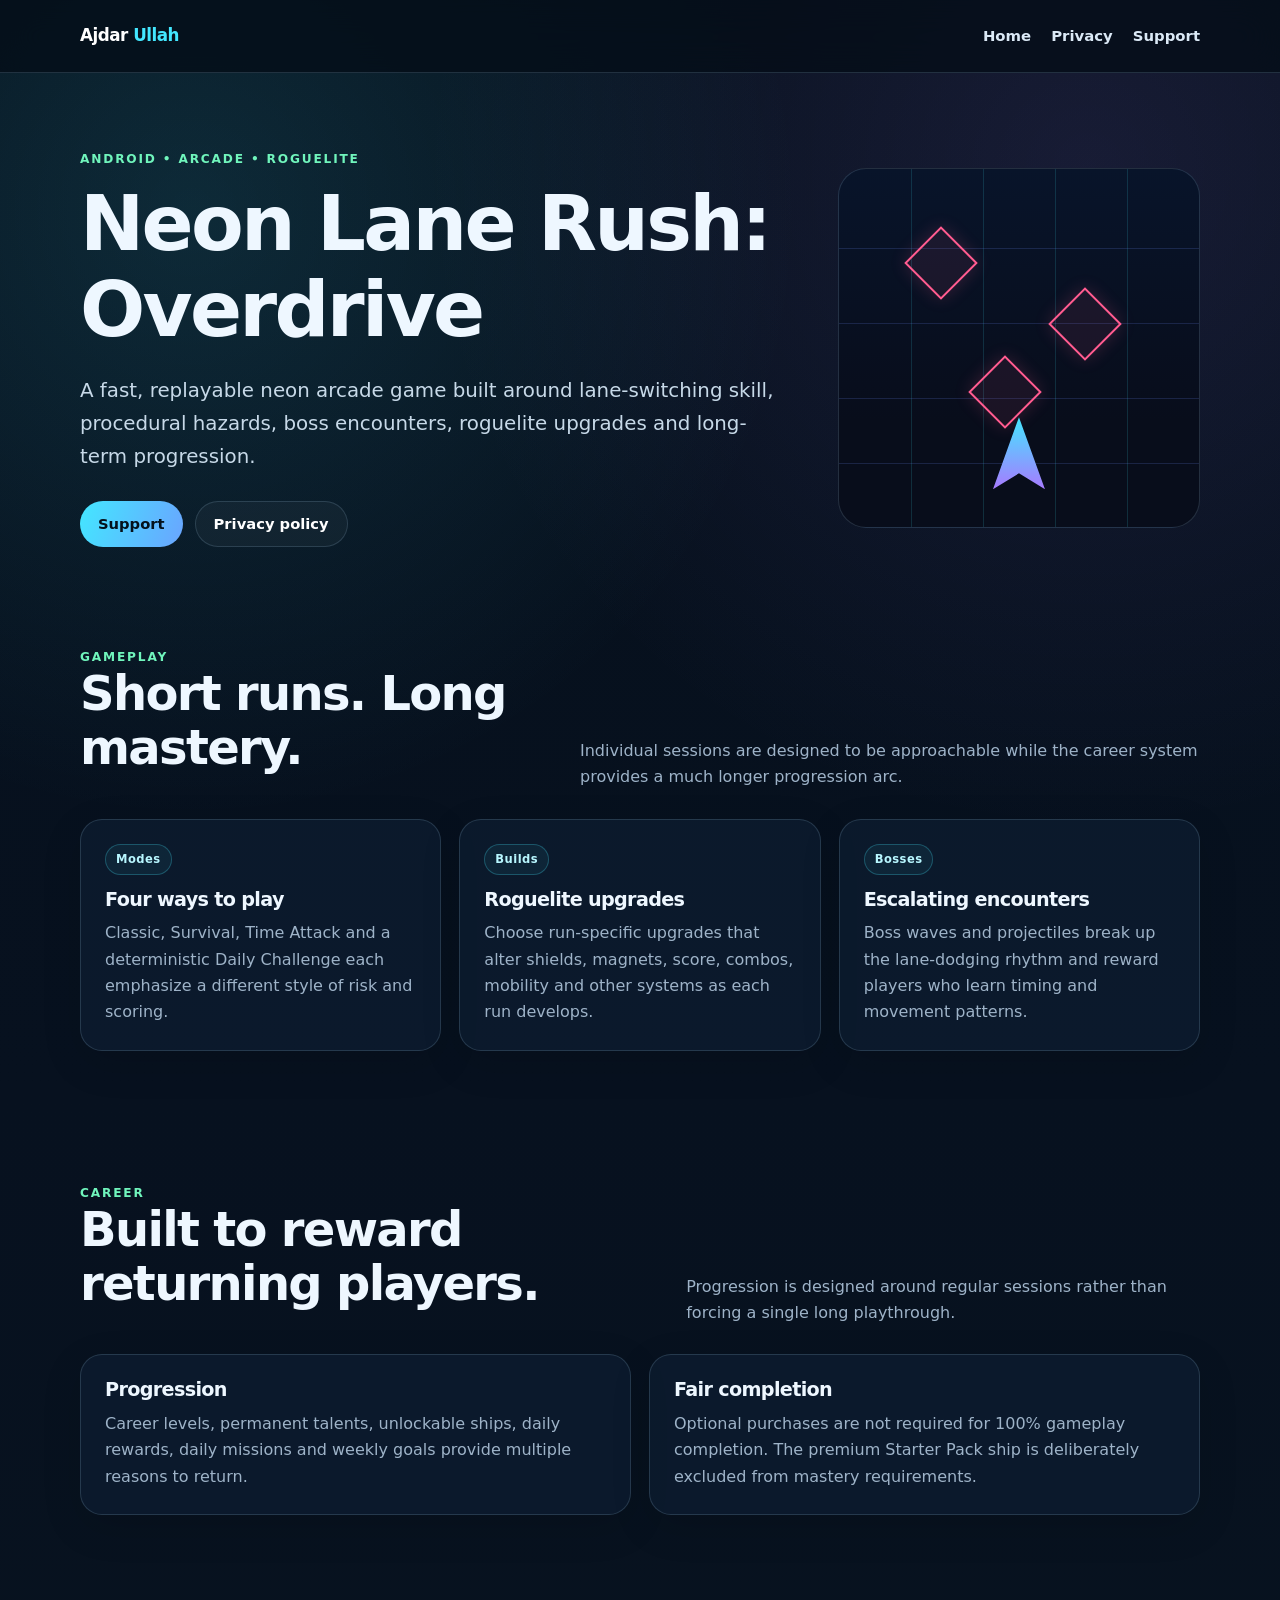
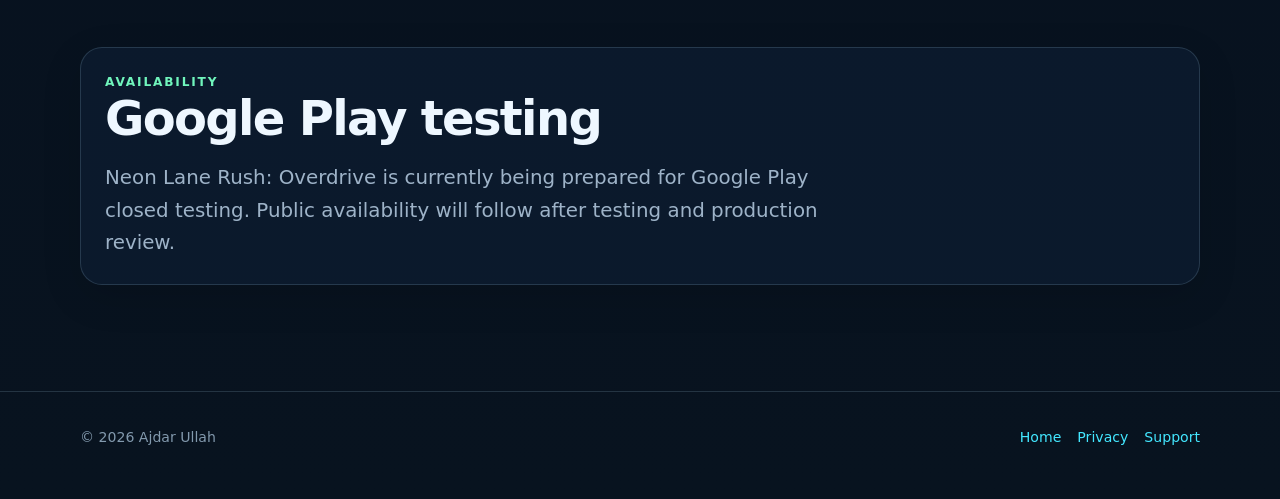
<file: neon-lane-rush/index.html>
<!doctype html>
<html lang="en">
<head>
  <meta charset="utf-8" />
  <meta name="viewport" content="width=device-width, initial-scale=1" />
  <meta name="description" content="Neon Lane Rush: Overdrive — a neon arcade roguelite for Android." />
  <title>Neon Lane Rush: Overdrive | Ajdar Ullah</title>
  <link rel="stylesheet" href="/assets/styles.css" />
</head>
<body>
  <nav class="nav"><div class="container nav-inner"><a class="brand" href="/">Ajdar <span>Ullah</span></a><div class="nav-links"><a href="/">Home</a><a href="/neon-lane-rush/privacy/">Privacy</a><a href="/support/">Support</a></div></div></nav>

  <header class="page-hero">
    <div class="container hero-grid">
      <div>
        <div class="eyebrow">Android • Arcade • Roguelite</div>
        <h1>Neon Lane Rush:<br>Overdrive</h1>
        <p class="lead">A fast, replayable neon arcade game built around lane-switching skill, procedural hazards, boss encounters, roguelite upgrades and long-term progression.</p>
        <div class="hero-actions"><a class="btn primary" href="/support/">Support</a><a class="btn" href="/neon-lane-rush/privacy/">Privacy policy</a></div>
      </div>
      <div class="game-visual" aria-label="Stylized Neon Lane Rush game artwork">
        <span class="lane" style="left:20%"></span><span class="lane" style="left:40%"></span><span class="lane" style="left:60%"></span><span class="lane" style="left:80%"></span>
        <span class="gridline" style="top:22%"></span><span class="gridline" style="top:43%"></span><span class="gridline" style="top:64%"></span><span class="gridline" style="top:82%"></span>
        <span class="obstacle" style="left:21%;top:19%"></span><span class="obstacle" style="left:61%;top:36%"></span><span class="obstacle" style="left:39%;top:55%"></span>
        <span class="ship"></span>
      </div>
    </div>
  </header>

  <main>
    <section><div class="container">
      <div class="section-head"><div><div class="eyebrow">Gameplay</div><h2>Short runs. Long mastery.</h2></div><p>Individual sessions are designed to be approachable while the career system provides a much longer progression arc.</p></div>
      <div class="grid-3">
        <article class="card"><span class="tag">Modes</span><h3>Four ways to play</h3><p>Classic, Survival, Time Attack and a deterministic Daily Challenge each emphasize a different style of risk and scoring.</p></article>
        <article class="card"><span class="tag">Builds</span><h3>Roguelite upgrades</h3><p>Choose run-specific upgrades that alter shields, magnets, score, combos, mobility and other systems as each run develops.</p></article>
        <article class="card"><span class="tag">Bosses</span><h3>Escalating encounters</h3><p>Boss waves and projectiles break up the lane-dodging rhythm and reward players who learn timing and movement patterns.</p></article>
      </div>
    </div></section>

    <section><div class="container">
      <div class="section-head"><div><div class="eyebrow">Career</div><h2>Built to reward returning players.</h2></div><p>Progression is designed around regular sessions rather than forcing a single long playthrough.</p></div>
      <div class="grid-2">
        <article class="card"><h3>Progression</h3><p>Career levels, permanent talents, unlockable ships, daily rewards, daily missions and weekly goals provide multiple reasons to return.</p></article>
        <article class="card"><h3>Fair completion</h3><p>Optional purchases are not required for 100% gameplay completion. The premium Starter Pack ship is deliberately excluded from mastery requirements.</p></article>
      </div>
    </div></section>

    <section><div class="container"><div class="card"><div class="eyebrow">Availability</div><h2>Google Play testing</h2><p class="lead">Neon Lane Rush: Overdrive is currently being prepared for Google Play closed testing. Public availability will follow after testing and production review.</p></div></div></section>
  </main>

  <footer><div class="container footer-inner"><span>© 2026 Ajdar Ullah</span><div class="footer-links"><a href="/">Home</a><a href="/neon-lane-rush/privacy/">Privacy</a><a href="/support/">Support</a></div></div></footer>
</body>
</html>
</file>
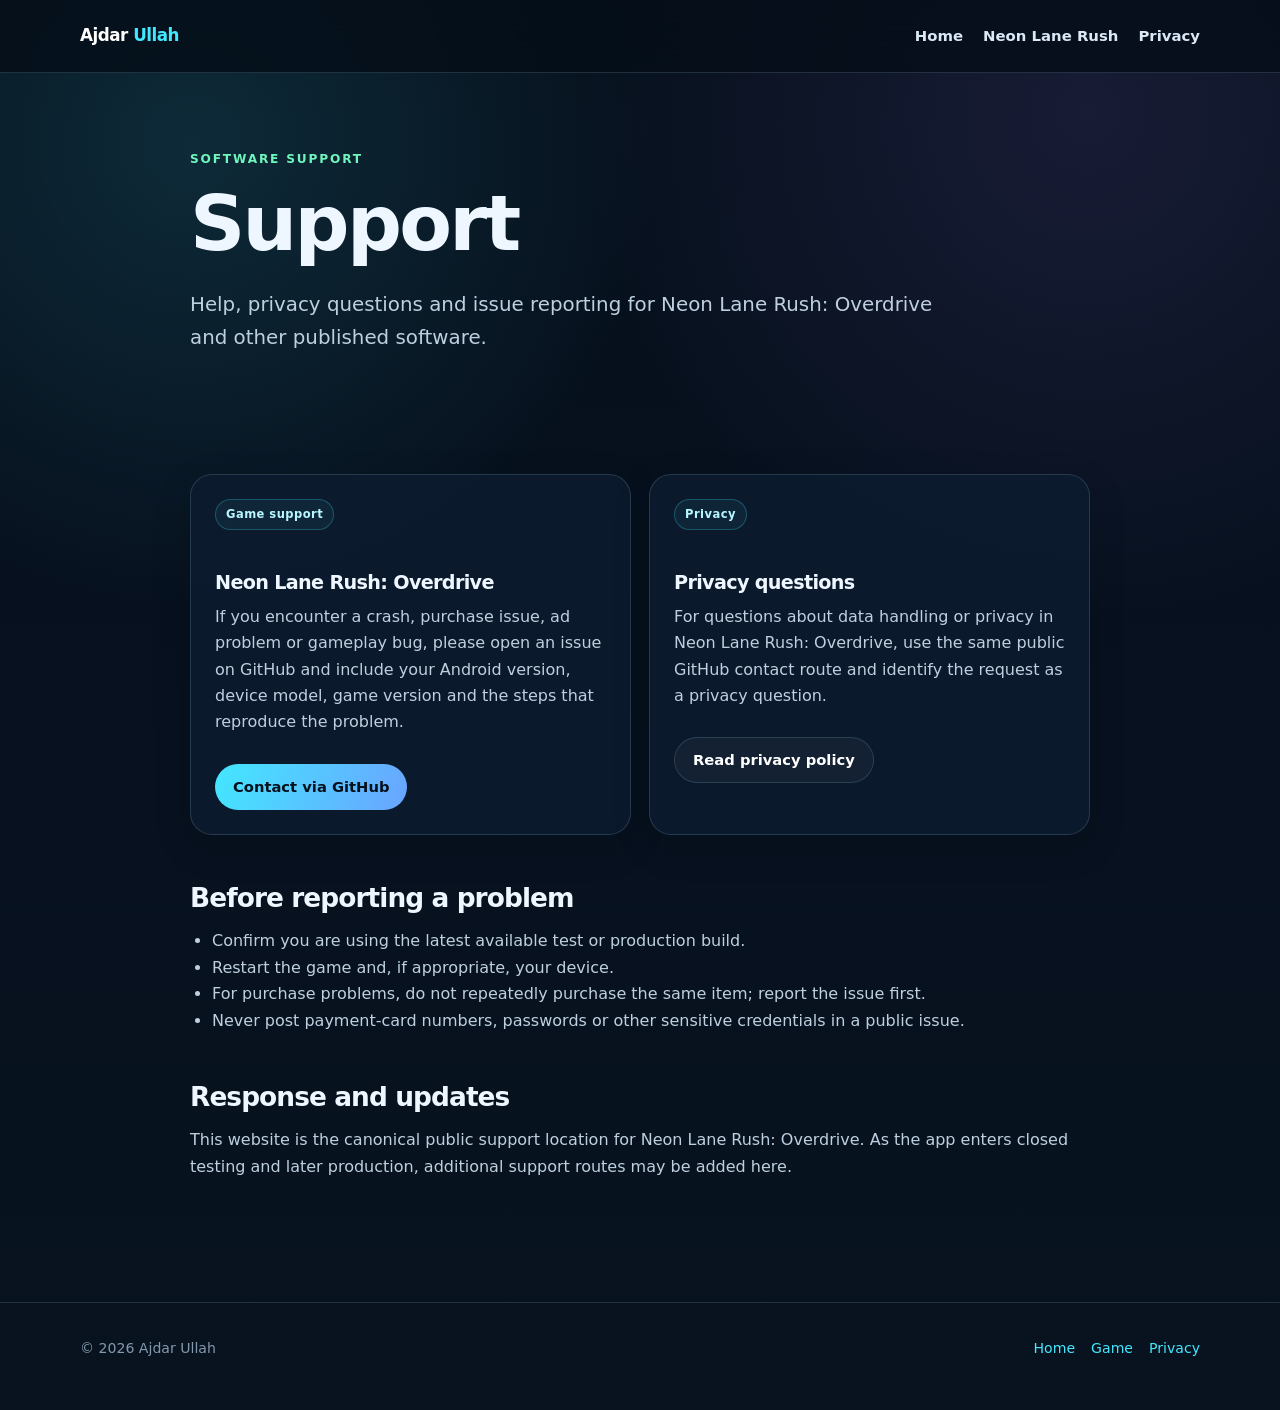
<file: support/index.html>
<!doctype html>
<html lang="en">
<head>
  <meta charset="utf-8" />
  <meta name="viewport" content="width=device-width, initial-scale=1" />
  <meta name="description" content="Support for Ajdar Ullah's software and Neon Lane Rush: Overdrive." />
  <title>Support | Ajdar Ullah</title>
  <link rel="stylesheet" href="/assets/styles.css" />
</head>
<body>
  <nav class="nav"><div class="container nav-inner"><a class="brand" href="/">Ajdar <span>Ullah</span></a><div class="nav-links"><a href="/">Home</a><a href="/neon-lane-rush/">Neon Lane Rush</a><a href="/neon-lane-rush/privacy/">Privacy</a></div></div></nav>
  <header class="page-hero"><div class="container content"><div class="eyebrow">Software support</div><h1>Support</h1><p class="lead">Help, privacy questions and issue reporting for Neon Lane Rush: Overdrive and other published software.</p></div></header>
  <main><section><div class="container content">
    <div class="grid-2">
      <article class="card"><span class="tag">Game support</span><h3>Neon Lane Rush: Overdrive</h3><p>If you encounter a crash, purchase issue, ad problem or gameplay bug, please open an issue on GitHub and include your Android version, device model, game version and the steps that reproduce the problem.</p><div class="link-row"><a class="btn primary" href="https://github.com/AjdarUllah">Contact via GitHub</a></div></article>
      <article class="card"><span class="tag">Privacy</span><h3>Privacy questions</h3><p>For questions about data handling or privacy in Neon Lane Rush: Overdrive, use the same public GitHub contact route and identify the request as a privacy question.</p><div class="link-row"><a class="btn" href="/neon-lane-rush/privacy/">Read privacy policy</a></div></article>
    </div>
    <h2>Before reporting a problem</h2>
    <ul><li>Confirm you are using the latest available test or production build.</li><li>Restart the game and, if appropriate, your device.</li><li>For purchase problems, do not repeatedly purchase the same item; report the issue first.</li><li>Never post payment-card numbers, passwords or other sensitive credentials in a public issue.</li></ul>
    <h2>Response and updates</h2>
    <p>This website is the canonical public support location for Neon Lane Rush: Overdrive. As the app enters closed testing and later production, additional support routes may be added here.</p>
  </div></section></main>
  <footer><div class="container footer-inner"><span>© 2026 Ajdar Ullah</span><div class="footer-links"><a href="/">Home</a><a href="/neon-lane-rush/">Game</a><a href="/neon-lane-rush/privacy/">Privacy</a></div></div></footer>
</body>
</html>
</file>
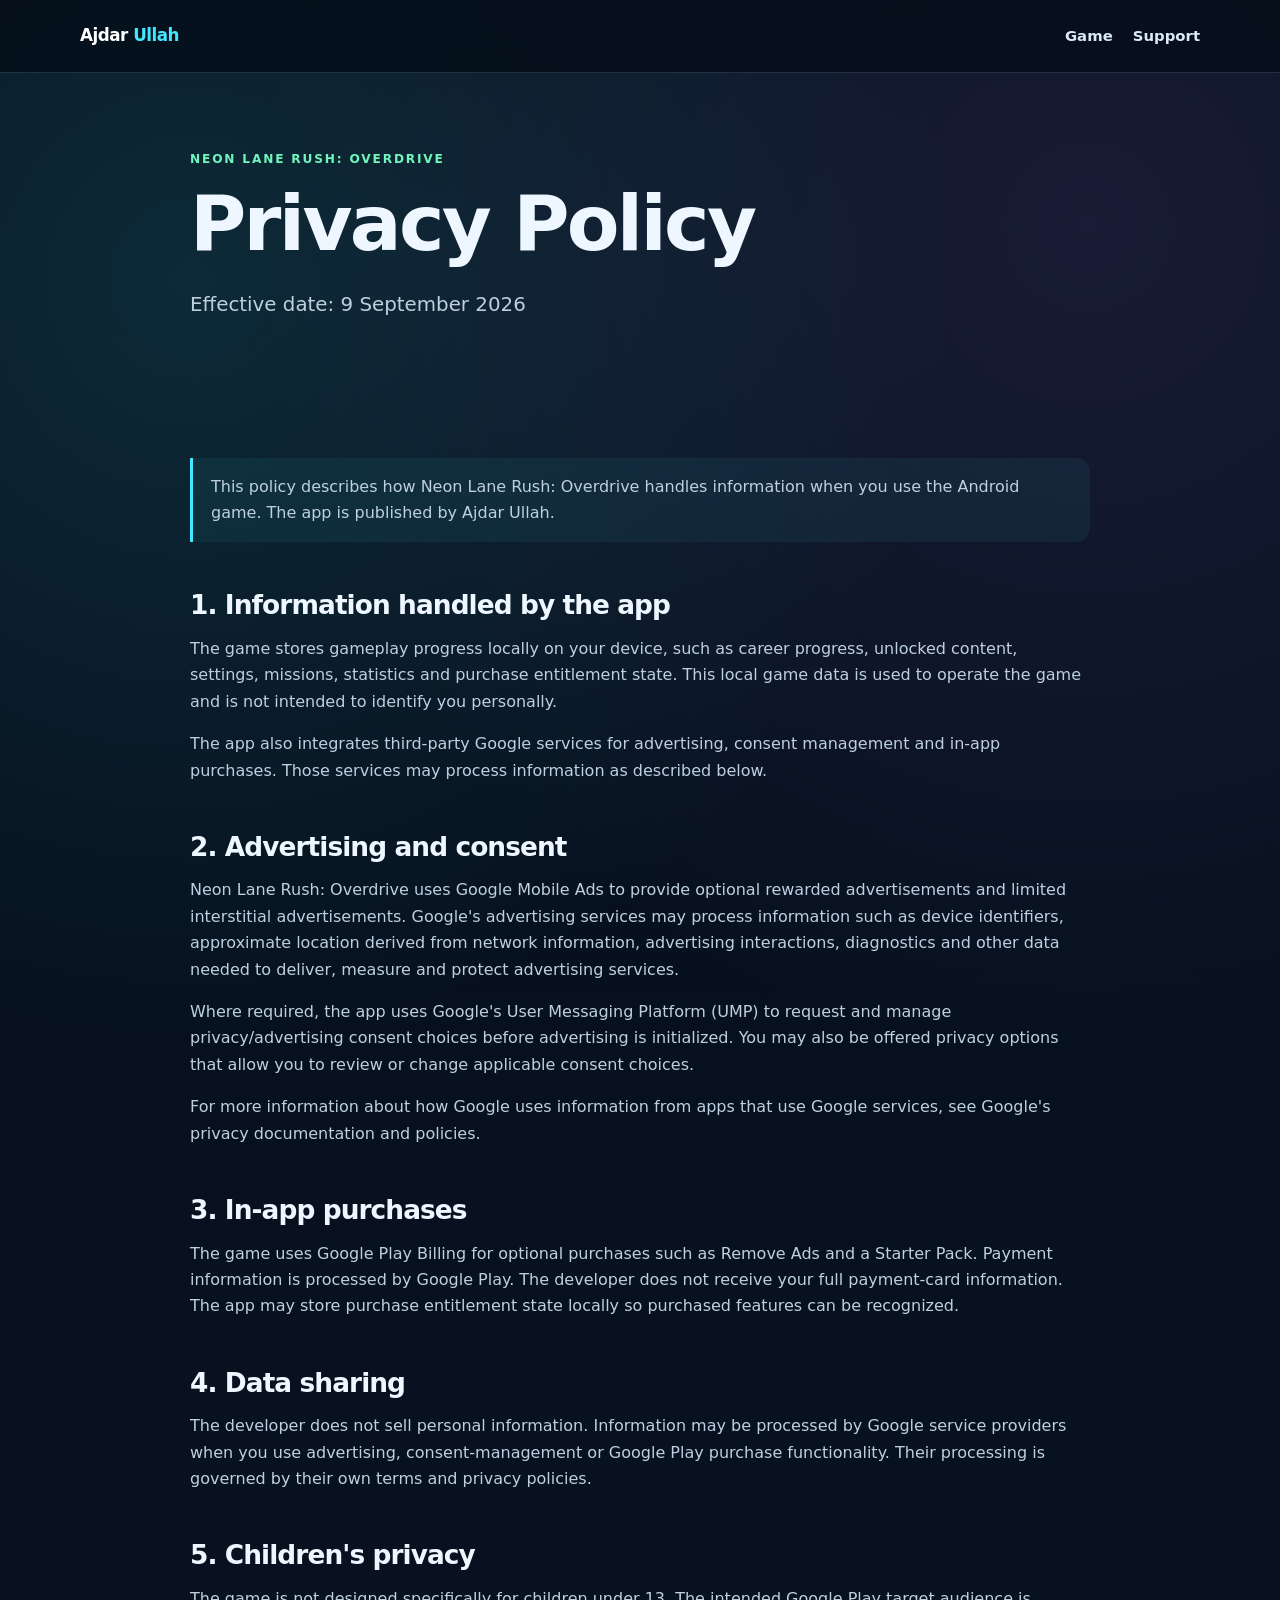
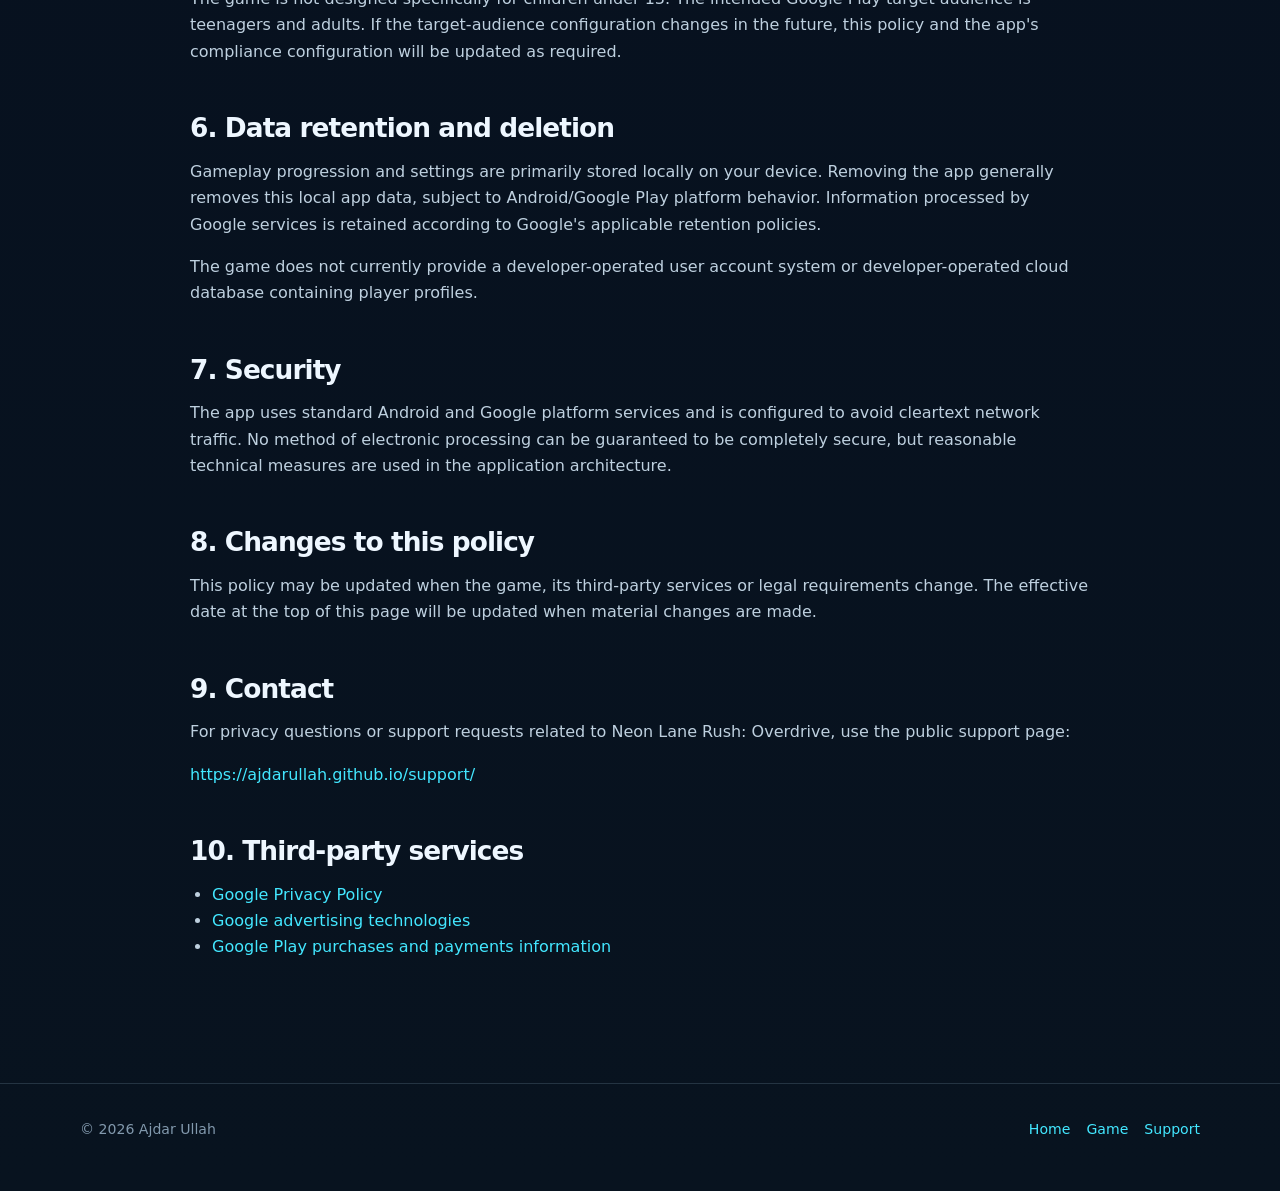
<file: neon-lane-rush/privacy/index.html>
<!doctype html>
<html lang="en">
<head>
  <meta charset="utf-8" />
  <meta name="viewport" content="width=device-width, initial-scale=1" />
  <meta name="robots" content="index,follow" />
  <meta name="description" content="Privacy Policy for Neon Lane Rush: Overdrive." />
  <title>Privacy Policy | Neon Lane Rush: Overdrive</title>
  <link rel="stylesheet" href="/assets/styles.css" />
</head>
<body>
  <nav class="nav"><div class="container nav-inner"><a class="brand" href="/">Ajdar <span>Ullah</span></a><div class="nav-links"><a href="/neon-lane-rush/">Game</a><a href="/support/">Support</a></div></div></nav>

  <header class="page-hero"><div class="container content"><div class="eyebrow">Neon Lane Rush: Overdrive</div><h1>Privacy Policy</h1><p class="lead">Effective date: 9 September 2026</p></div></header>

  <main><section><div class="container content">
    <p class="notice">This policy describes how Neon Lane Rush: Overdrive handles information when you use the Android game. The app is published by Ajdar Ullah.</p>

    <h2>1. Information handled by the app</h2>
    <p>The game stores gameplay progress locally on your device, such as career progress, unlocked content, settings, missions, statistics and purchase entitlement state. This local game data is used to operate the game and is not intended to identify you personally.</p>
    <p>The app also integrates third-party Google services for advertising, consent management and in-app purchases. Those services may process information as described below.</p>

    <h2>2. Advertising and consent</h2>
    <p>Neon Lane Rush: Overdrive uses Google Mobile Ads to provide optional rewarded advertisements and limited interstitial advertisements. Google's advertising services may process information such as device identifiers, approximate location derived from network information, advertising interactions, diagnostics and other data needed to deliver, measure and protect advertising services.</p>
    <p>Where required, the app uses Google's User Messaging Platform (UMP) to request and manage privacy/advertising consent choices before advertising is initialized. You may also be offered privacy options that allow you to review or change applicable consent choices.</p>
    <p>For more information about how Google uses information from apps that use Google services, see Google's privacy documentation and policies.</p>

    <h2>3. In-app purchases</h2>
    <p>The game uses Google Play Billing for optional purchases such as Remove Ads and a Starter Pack. Payment information is processed by Google Play. The developer does not receive your full payment-card information. The app may store purchase entitlement state locally so purchased features can be recognized.</p>

    <h2>4. Data sharing</h2>
    <p>The developer does not sell personal information. Information may be processed by Google service providers when you use advertising, consent-management or Google Play purchase functionality. Their processing is governed by their own terms and privacy policies.</p>

    <h2>5. Children's privacy</h2>
    <p>The game is not designed specifically for children under 13. The intended Google Play target audience is teenagers and adults. If the target-audience configuration changes in the future, this policy and the app's compliance configuration will be updated as required.</p>

    <h2>6. Data retention and deletion</h2>
    <p>Gameplay progression and settings are primarily stored locally on your device. Removing the app generally removes this local app data, subject to Android/Google Play platform behavior. Information processed by Google services is retained according to Google's applicable retention policies.</p>
    <p>The game does not currently provide a developer-operated user account system or developer-operated cloud database containing player profiles.</p>

    <h2>7. Security</h2>
    <p>The app uses standard Android and Google platform services and is configured to avoid cleartext network traffic. No method of electronic processing can be guaranteed to be completely secure, but reasonable technical measures are used in the application architecture.</p>

    <h2>8. Changes to this policy</h2>
    <p>This policy may be updated when the game, its third-party services or legal requirements change. The effective date at the top of this page will be updated when material changes are made.</p>

    <h2>9. Contact</h2>
    <p>For privacy questions or support requests related to Neon Lane Rush: Overdrive, use the public support page:</p>
    <p><a href="https://ajdarullah.github.io/support/">https://ajdarullah.github.io/support/</a></p>

    <h2>10. Third-party services</h2>
    <ul>
      <li><a href="https://policies.google.com/privacy">Google Privacy Policy</a></li>
      <li><a href="https://policies.google.com/technologies/ads">Google advertising technologies</a></li>
      <li><a href="https://support.google.com/googleplay/answer/2479637">Google Play purchases and payments information</a></li>
    </ul>
  </div></section></main>

  <footer><div class="container footer-inner"><span>© 2026 Ajdar Ullah</span><div class="footer-links"><a href="/">Home</a><a href="/neon-lane-rush/">Game</a><a href="/support/">Support</a></div></div></footer>
</body>
</html>
</file>
<file: assets/styles.css>
/* Ajdar Ullah — academic + software portfolio */
:root {
  --bg: #07111f;
  --bg-soft: #0b1728;
  --panel: rgba(13, 28, 47, 0.84);
  --panel-solid: #0d1c2f;
  --text: #eef7ff;
  --muted: #9eb3c8;
  --line: rgba(160, 198, 228, 0.18);
  --cyan: #43e7ff;
  --blue: #6b8cff;
  --violet: #a77bff;
  --green: #70f5bc;
  --max: 1120px;
  --radius: 22px;
  --shadow: 0 24px 70px rgba(0,0,0,.28);
}
* { box-sizing: border-box; }
html { scroll-behavior: smooth; }
body {
  margin: 0;
  color: var(--text);
  background:
    radial-gradient(circle at 15% 10%, rgba(67,231,255,.12), transparent 28%),
    radial-gradient(circle at 85% 8%, rgba(167,123,255,.11), transparent 30%),
    linear-gradient(180deg, #06101c 0%, var(--bg) 52%, #08131f 100%);
  font-family: Inter, ui-sans-serif, system-ui, -apple-system, BlinkMacSystemFont, "Segoe UI", sans-serif;
  line-height: 1.65;
  min-height: 100vh;
}
a { color: var(--cyan); text-decoration: none; }
a:hover { color: #98f3ff; }
img { max-width: 100%; }
.container { width: min(calc(100% - 36px), var(--max)); margin: 0 auto; }
.nav {
  position: sticky; top: 0; z-index: 50;
  backdrop-filter: blur(18px);
  background: rgba(5,13,24,.78);
  border-bottom: 1px solid var(--line);
}
.nav-inner { min-height: 72px; display: flex; align-items: center; justify-content: space-between; gap: 20px; }
.brand { color: white; font-weight: 850; letter-spacing: -.03em; font-size: 1.05rem; }
.brand span { color: var(--cyan); }
.nav-links { display: flex; align-items: center; gap: 20px; flex-wrap: wrap; }
.nav-links a { color: #dbe9f6; font-size: .93rem; font-weight: 650; }
.nav-links a:hover { color: var(--cyan); }
.hero { padding: 88px 0 54px; }
.hero-grid { display: grid; grid-template-columns: 1.45fr .75fr; gap: 58px; align-items: center; }
.eyebrow { color: var(--green); text-transform: uppercase; letter-spacing: .15em; font-size: .76rem; font-weight: 800; }
h1, h2, h3 { line-height: 1.12; letter-spacing: -.035em; }
h1 { font-size: clamp(3rem, 7vw, 5.7rem); margin: 12px 0 22px; }
h2 { font-size: clamp(2rem, 4vw, 3rem); margin: 0 0 16px; }
h3 { margin: 0 0 10px; font-size: 1.2rem; }
.lead { color: #c7d9e8; font-size: clamp(1.05rem, 2vw, 1.24rem); max-width: 760px; }
.hero-actions, .link-row { display: flex; gap: 12px; flex-wrap: wrap; margin-top: 28px; }
.btn {
  display: inline-flex; align-items: center; justify-content: center; gap: 8px;
  min-height: 46px; padding: 0 18px; border-radius: 999px;
  border: 1px solid var(--line); color: white; font-weight: 750; font-size: .92rem;
  background: rgba(255,255,255,.035);
}
.btn.primary { background: linear-gradient(110deg, var(--cyan), #6aa4ff); color: #04111c; border: 0; }
.btn:hover { transform: translateY(-1px); color: white; }
.btn.primary:hover { color: #04111c; filter: brightness(1.05); }
.profile-card {
  background: linear-gradient(145deg, rgba(67,231,255,.12), rgba(167,123,255,.08)), var(--panel);
  border: 1px solid var(--line); padding: 24px; border-radius: 30px; box-shadow: var(--shadow);
}
.profile-card img { width: 100%; aspect-ratio: 1; object-fit: cover; border-radius: 22px; border: 1px solid var(--line); }
.profile-meta { padding-top: 18px; color: var(--muted); font-size: .94rem; }
.profile-meta strong { color: white; display: block; font-size: 1.05rem; }
section { padding: 66px 0; }
.section-head { display: flex; justify-content: space-between; gap: 24px; align-items: end; margin-bottom: 28px; }
.section-head p { color: var(--muted); max-width: 620px; margin: 0; }
.grid-2 { display: grid; grid-template-columns: repeat(2, 1fr); gap: 18px; }
.grid-3 { display: grid; grid-template-columns: repeat(3, 1fr); gap: 18px; }
.card {
  background: var(--panel); border: 1px solid var(--line); border-radius: var(--radius);
  padding: 24px; box-shadow: 0 12px 40px rgba(0,0,0,.12);
}
.card p { color: var(--muted); margin: 0; }
.card .tag, .tag {
  display: inline-block; border: 1px solid rgba(67,231,255,.25); color: #b8f7ff;
  background: rgba(67,231,255,.06); border-radius: 999px; padding: 5px 10px;
  font-size: .72rem; font-weight: 760; letter-spacing: .04em; margin-bottom: 14px;
}
.publication { padding: 22px 0; border-top: 1px solid var(--line); }
.publication:first-child { border-top: 0; }
.publication .year { color: var(--green); font-size: .78rem; font-weight: 800; letter-spacing: .08em; }
.publication h3 { margin: 7px 0 8px; max-width: 880px; }
.publication p { margin: 0; color: var(--muted); }
.pub-links { margin-top: 10px; display: flex; gap: 14px; flex-wrap: wrap; font-size: .9rem; font-weight: 700; }
.game-card { position: relative; overflow: hidden; }
.game-card::after {
  content: ""; position: absolute; width: 220px; height: 220px; border-radius: 50%;
  background: rgba(67,231,255,.12); filter: blur(10px); right: -100px; top: -90px; pointer-events: none;
}
.stat-row { display: grid; grid-template-columns: repeat(3,1fr); gap: 12px; margin-top: 20px; }
.stat { padding: 14px; border: 1px solid var(--line); border-radius: 16px; background: rgba(0,0,0,.1); }
.stat strong { display:block; font-size: 1.25rem; color: white; }
.stat span { color: var(--muted); font-size: .78rem; }
.page-hero { padding: 76px 0 34px; }
.page-hero h1 { font-size: clamp(2.8rem, 6vw, 4.9rem); }
.content { max-width: 900px; }
.content h2 { margin-top: 48px; font-size: 1.65rem; }
.content h3 { margin-top: 28px; }
.content p, .content li { color: #bed0df; }
.content ul { padding-left: 22px; }
.notice { border-left: 3px solid var(--cyan); background: rgba(67,231,255,.06); padding: 16px 18px; border-radius: 0 14px 14px 0; color: #d7f8ff; }
.game-visual {
  min-height: 360px; border-radius: 28px; border: 1px solid var(--line); overflow: hidden; position: relative;
  background: linear-gradient(180deg,#08142a,#080d1b 70%);
}
.game-visual .lane { position:absolute; top:0; bottom:0; width:1px; background:rgba(67,231,255,.15); }
.game-visual .ship { position:absolute; left:50%; bottom:38px; transform:translateX(-50%); width:52px; height:72px; clip-path:polygon(50% 0,100% 100%,50% 78%,0 100%); background:linear-gradient(var(--cyan),var(--violet)); filter:drop-shadow(0 0 16px rgba(67,231,255,.7)); }
.game-visual .obstacle { position:absolute; width:52px; height:52px; border:2px solid #ff5b8f; background:rgba(255,91,143,.08); transform:rotate(45deg); box-shadow:0 0 18px rgba(255,91,143,.2); }
.game-visual .gridline { position:absolute; left:0; right:0; height:1px; background:rgba(107,140,255,.18); }
footer { border-top: 1px solid var(--line); padding: 34px 0 50px; color: #8299ad; font-size: .88rem; margin-top: 40px; }
.footer-inner { display:flex; align-items:center; justify-content:space-between; gap:18px; flex-wrap:wrap; }
.footer-links { display:flex; gap:16px; flex-wrap:wrap; }
.small { font-size: .86rem; color: var(--muted); }
@media (max-width: 820px) {
  .nav-links { display:none; }
  .hero { padding-top: 58px; }
  .hero-grid, .grid-2, .grid-3 { grid-template-columns: 1fr; }
  .hero-grid { gap: 34px; }
  .profile-card { max-width: 420px; }
  .section-head { align-items:start; flex-direction:column; }
  .stat-row { grid-template-columns: 1fr; }
}
</file>
